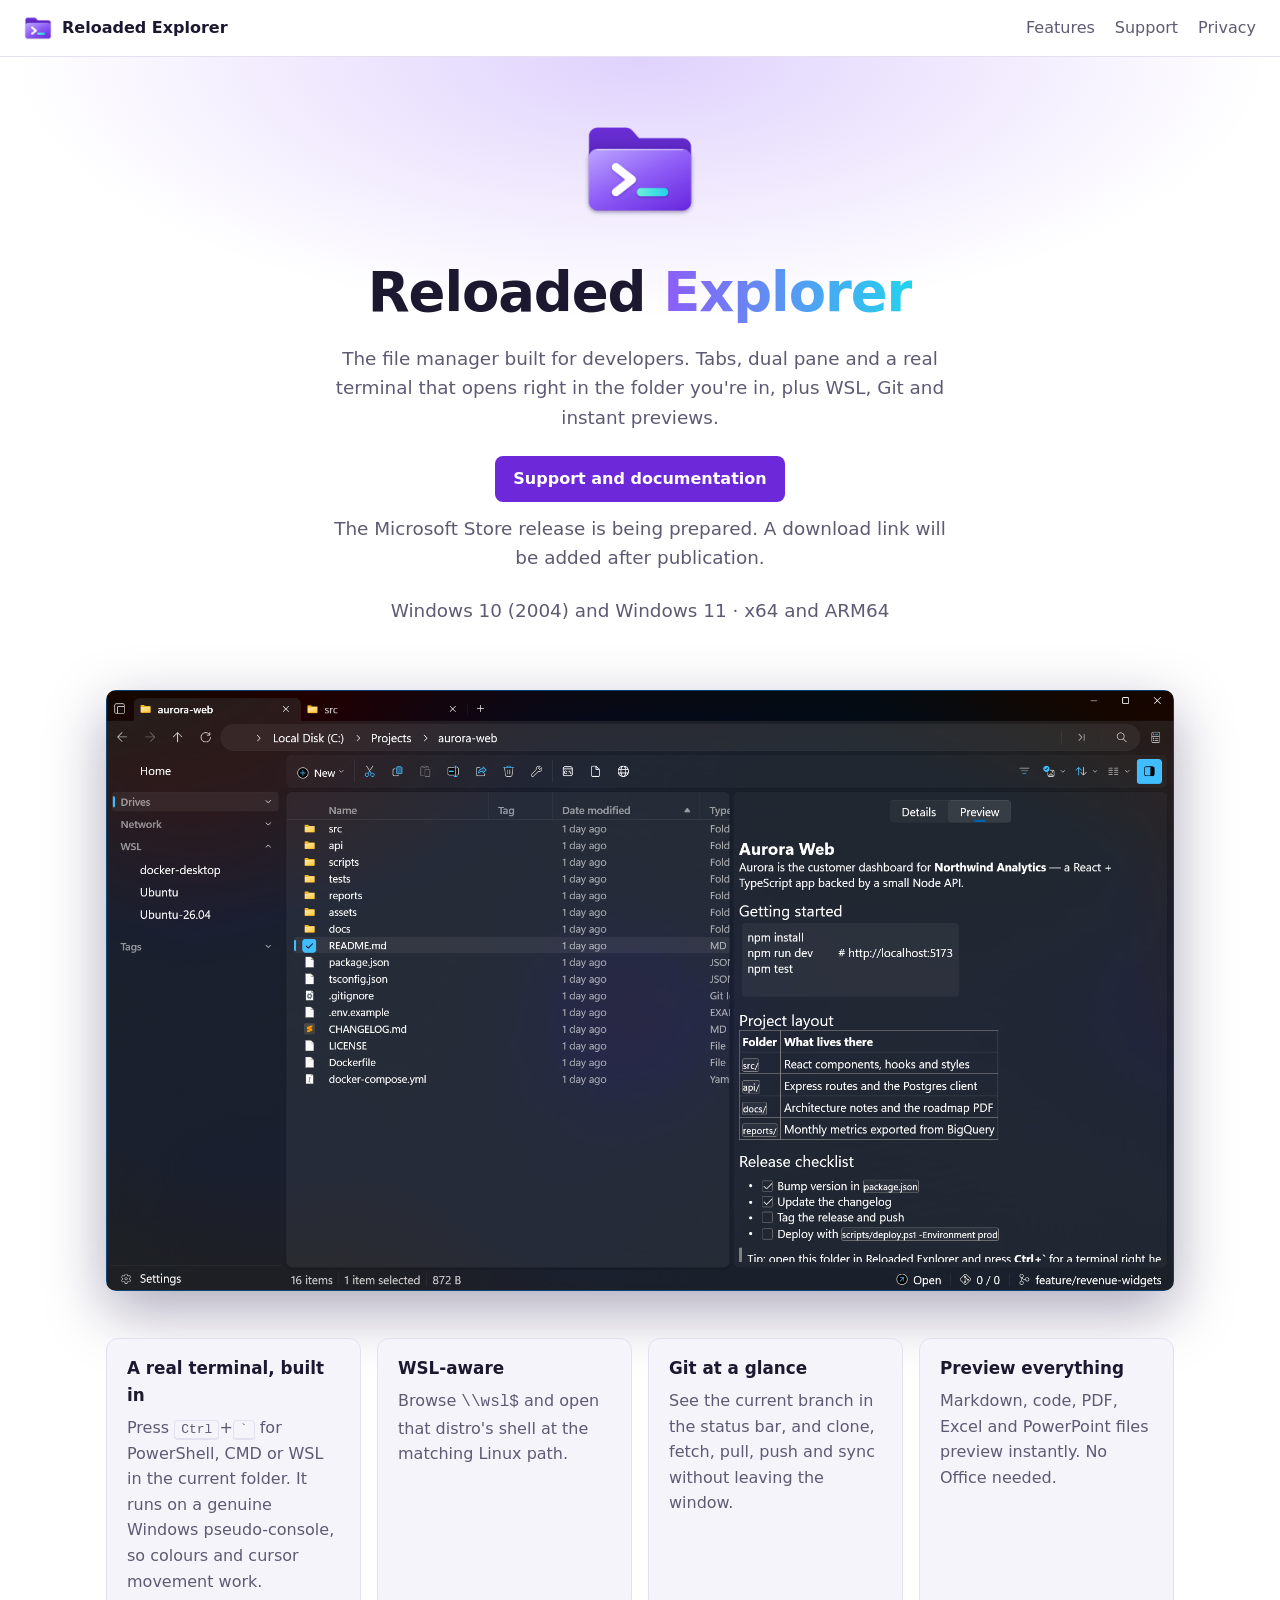
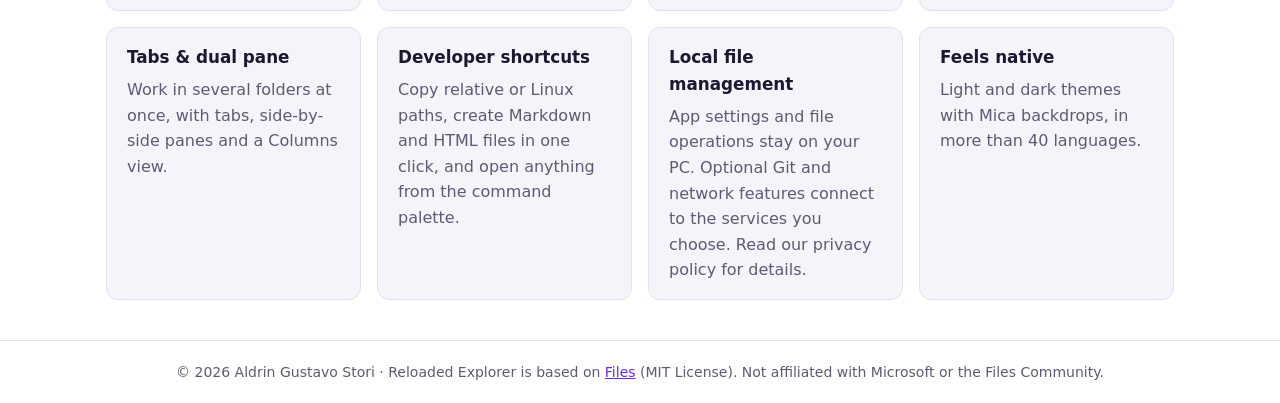
<file: index.html>
<!doctype html>
<html lang="en">
<head>
<meta charset="utf-8">
<meta name="viewport" content="width=device-width, initial-scale=1">
<title>Reloaded Explorer — the file manager built for developers</title>
<meta name="description" content="Tabs, dual pane and a real integrated terminal that opens in the folder you're in, plus WSL, Git and instant previews of Markdown, code, PDF, Excel and PowerPoint. For Windows 10 and 11.">
<meta property="og:title" content="Reloaded Explorer">
<meta property="og:description" content="The file manager built for developers.">
<meta property="og:image" content="assets/og-image.png">
<meta name="twitter:card" content="summary_large_image">
<link rel="icon" href="assets/icon-64.png">
<link rel="stylesheet" href="site.css">
<style>
	.hero { text-align: center; padding: 56px 16px 32px; background: radial-gradient(ellipse 70% 60% at 50% 0%, rgba(142, 92, 247, .28), transparent 70%); }
	.hero img.logo { width: 112px; height: 112px; }
	.hero h1 { font-size: clamp(2rem, 6vw, 3.4rem); margin: 16px 0 8px; letter-spacing: -.02em; }
	.hero h1 span { background: linear-gradient(90deg, #8e5cf7, #22d3ee); -webkit-background-clip: text; background-clip: text; color: transparent; }
	.hero p { color: var(--muted); font-size: 1.15rem; max-width: 640px; margin: 0 auto 24px; }
	.shot { max-width: 1100px; margin: 8px auto 0; padding: 0 16px; }
	.shot img { border-radius: 10px; box-shadow: 0 20px 60px rgba(20, 8, 60, .35); }
	.grid { display: grid; grid-template-columns: repeat(auto-fit, minmax(240px, 1fr)); gap: 16px; max-width: 1100px; margin: 40px auto; padding: 0 16px; }
	.grid .card { margin: 0; }
	.grid h3 { margin: 0 0 6px; font-size: 1.05rem; }
	.grid p { margin: 0; color: var(--muted); }
	.small { font-size: 14px; color: var(--muted); }
</style>
</head>
<body>
<header class="bar"><a class="brand" href="./"><img src="assets/icon-64.png" alt="" width="28" height="28">Reloaded Explorer</a>
<nav><a href="#features">Features</a><a href="support.html">Support</a><a href="privacy.html">Privacy</a></nav></header>

<section class="hero">
	<img class="logo" src="assets/icon-256.png" alt="Reloaded Explorer icon">
	<h1>Reloaded <span>Explorer</span></h1>
	<p>The file manager built for developers. Tabs, dual pane and a real terminal that opens right in the folder you're in, plus WSL, Git and instant previews.</p>
	<a class="btn" href="support.html">Support and documentation</a>
	<p class="small" style="margin-top:12px">The Microsoft Store release is being prepared. A download link will be added after publication.</p>
	<p class="small" style="margin-top:12px">Windows 10 (2004) and Windows 11 · x64 and ARM64</p>
</section>

<figure class="shot"><img src="assets/screenshot-hero.png" alt="Reloaded Explorer showing a project folder with tabs and a Markdown preview" onerror="this.closest('figure').remove()"></figure>

<section id="features" class="grid">
	<div class="card"><h3>A real terminal, built in</h3><p>Press <kbd>Ctrl</kbd>+<kbd>`</kbd> for PowerShell, CMD or WSL in the current folder. It runs on a genuine Windows pseudo-console, so colours and cursor movement work.</p></div>
	<div class="card"><h3>WSL-aware</h3><p>Browse <code>\\wsl$</code> and open that distro's shell at the matching Linux path.</p></div>
	<div class="card"><h3>Git at a glance</h3><p>See the current branch in the status bar, and clone, fetch, pull, push and sync without leaving the window.</p></div>
	<div class="card"><h3>Preview everything</h3><p>Markdown, code, PDF, Excel and PowerPoint files preview instantly. No Office needed.</p></div>
	<div class="card"><h3>Tabs &amp; dual pane</h3><p>Work in several folders at once, with tabs, side-by-side panes and a Columns view.</p></div>
	<div class="card"><h3>Developer shortcuts</h3><p>Copy relative or Linux paths, create Markdown and HTML files in one click, and open anything from the command palette.</p></div>
	<div class="card"><h3>Local file management</h3><p>App settings and file operations stay on your PC. Optional Git and network features connect to the services you choose. Read our privacy policy for details.</p></div>
	<div class="card"><h3>Feels native</h3><p>Light and dark themes with Mica backdrops, in more than 40 languages.</p></div>
</section>

<footer class="foot">© 2026 Aldrin Gustavo Stori · Reloaded Explorer is based on <a href="https://github.com/files-community/Files">Files</a> (MIT License). Not affiliated with Microsoft or the Files Community.</footer>
</body>
</html>
</file>
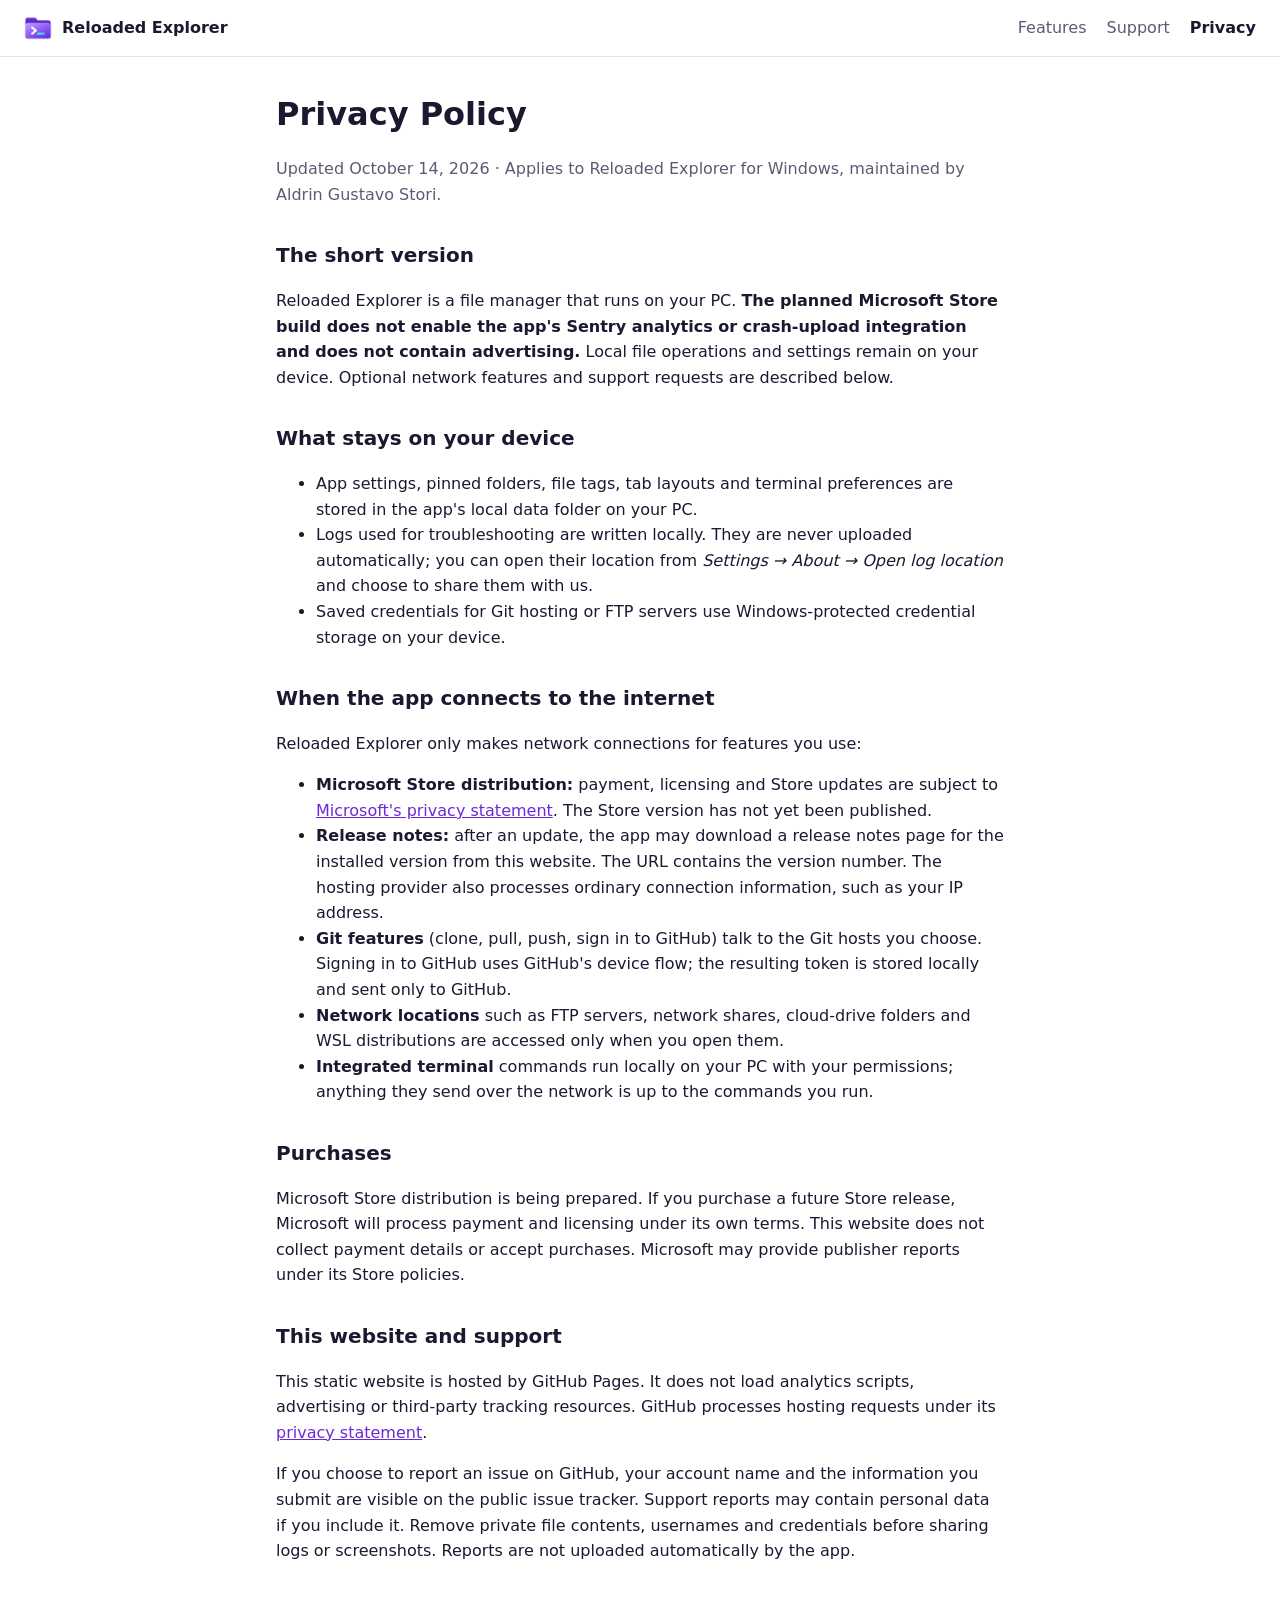
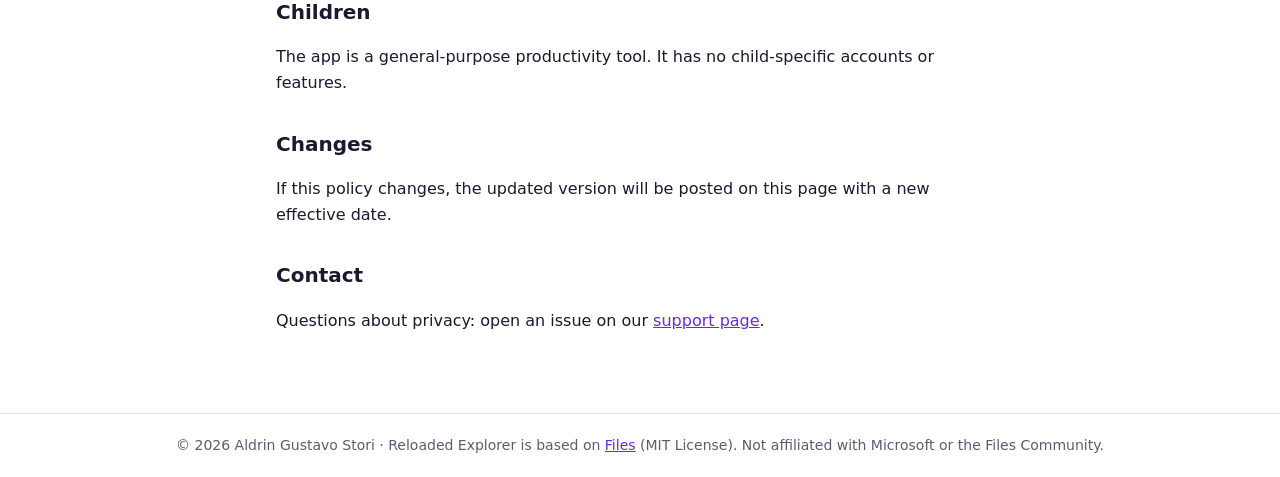
<file: privacy.html>
<!doctype html>
<html lang="en">
<head>
<meta charset="utf-8">
<meta name="viewport" content="width=device-width, initial-scale=1">
<title>Privacy Policy — Reloaded Explorer</title>
<meta name="description" content="How Reloaded Explorer handles local files, optional network features and support requests.">
<link rel="icon" href="assets/icon-64.png">
<link rel="stylesheet" href="site.css">
</head>
<body>
<header class="bar"><a class="brand" href="./"><img src="assets/icon-64.png" alt="" width="28" height="28">Reloaded Explorer</a>
<nav><a href="./#features">Features</a><a href="support.html">Support</a><a href="privacy.html" aria-current="page">Privacy</a></nav></header>

<main class="doc">
<h1>Privacy Policy</h1>
<p class="muted">Updated October 14, 2026 · Applies to Reloaded Explorer for Windows, maintained by Aldrin Gustavo Stori.</p>

<h2>The short version</h2>
<p>Reloaded Explorer is a file manager that runs on your PC. <strong>The planned Microsoft Store build does not enable the app's Sentry analytics or crash-upload integration and does not contain advertising.</strong> Local file operations and settings remain on your device. Optional network features and support requests are described below.</p>

<h2>What stays on your device</h2>
<ul>
<li>App settings, pinned folders, file tags, tab layouts and terminal preferences are stored in the app's local data folder on your PC.</li>
<li>Logs used for troubleshooting are written locally. They are never uploaded automatically; you can open their location from <em>Settings → About → Open log location</em> and choose to share them with us.</li>
<li>Saved credentials for Git hosting or FTP servers use Windows-protected credential storage on your device.</li>
</ul>

<h2>When the app connects to the internet</h2>
<p>Reloaded Explorer only makes network connections for features you use:</p>
<ul>
<li><strong>Microsoft Store distribution:</strong> payment, licensing and Store updates are subject to <a href="https://privacy.microsoft.com/privacystatement">Microsoft's privacy statement</a>. The Store version has not yet been published.</li>
<li><strong>Release notes:</strong> after an update, the app may download a release notes page for the installed version from this website. The URL contains the version number. The hosting provider also processes ordinary connection information, such as your IP address.</li>
<li><strong>Git features</strong> (clone, pull, push, sign in to GitHub) talk to the Git hosts you choose. Signing in to GitHub uses GitHub's device flow; the resulting token is stored locally and sent only to GitHub.</li>
<li><strong>Network locations</strong> such as FTP servers, network shares, cloud-drive folders and WSL distributions are accessed only when you open them.</li>
<li><strong>Integrated terminal</strong> commands run locally on your PC with your permissions; anything they send over the network is up to the commands you run.</li>
</ul>

<h2>Purchases</h2>
<p>Microsoft Store distribution is being prepared. If you purchase a future Store release, Microsoft will process payment and licensing under its own terms. This website does not collect payment details or accept purchases. Microsoft may provide publisher reports under its Store policies.</p>

<h2>This website and support</h2>
<p>This static website is hosted by GitHub Pages. It does not load analytics scripts, advertising or third-party tracking resources. GitHub processes hosting requests under its <a href="https://docs.github.com/en/site-policy/privacy-policies/github-general-privacy-statement">privacy statement</a>.</p>
<p>If you choose to report an issue on GitHub, your account name and the information you submit are visible on the public issue tracker. Support reports may contain personal data if you include it. Remove private file contents, usernames and credentials before sharing logs or screenshots. Reports are not uploaded automatically by the app.</p>

<h2>Children</h2>
<p>The app is a general-purpose productivity tool. It has no child-specific accounts or features.</p>

<h2>Changes</h2>
<p>If this policy changes, the updated version will be posted on this page with a new effective date.</p>

<h2>Contact</h2>
<p>Questions about privacy: open an issue on our <a href="support.html">support page</a>.</p>
</main>

<footer class="foot">© 2026 Aldrin Gustavo Stori · Reloaded Explorer is based on <a href="https://github.com/files-community/Files">Files</a> (MIT License). Not affiliated with Microsoft or the Files Community.</footer>
</body>
</html>
</file>
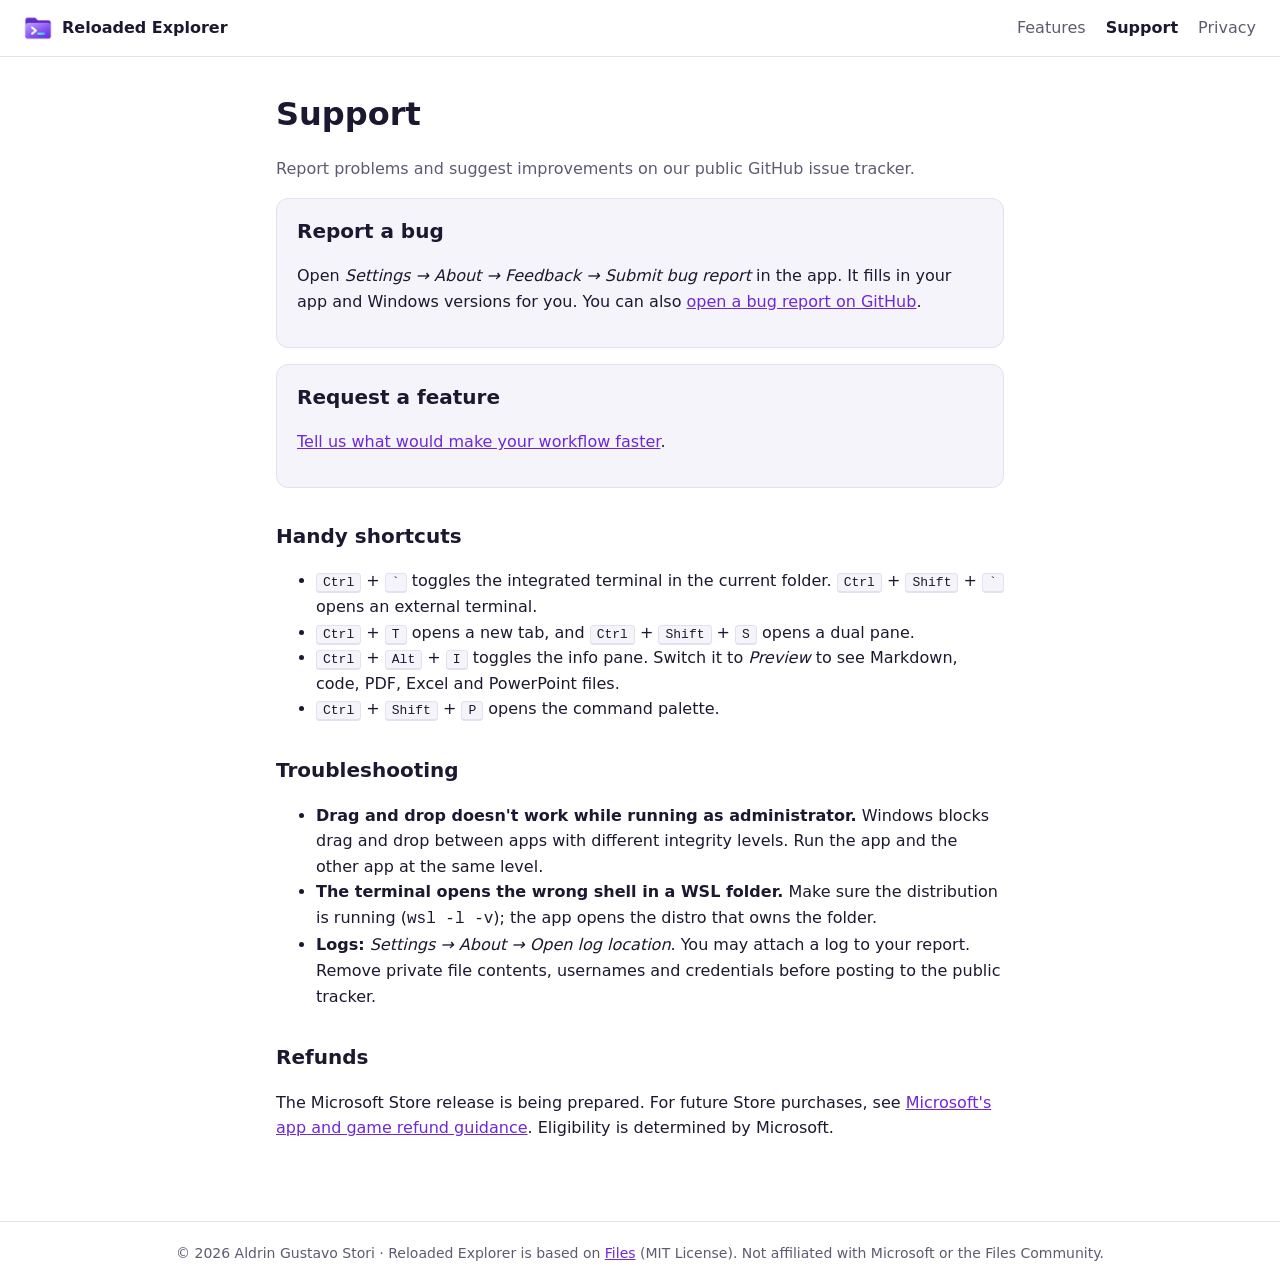
<file: support.html>
<!doctype html>
<html lang="en">
<head>
<meta charset="utf-8">
<meta name="viewport" content="width=device-width, initial-scale=1">
<title>Support — Reloaded Explorer</title>
<meta name="description" content="Get help with Reloaded Explorer: report bugs, request features and find keyboard shortcuts.">
<link rel="icon" href="assets/icon-64.png">
<link rel="stylesheet" href="site.css">
</head>
<body>
<header class="bar"><a class="brand" href="./"><img src="assets/icon-64.png" alt="" width="28" height="28">Reloaded Explorer</a>
<nav><a href="./#features">Features</a><a href="support.html" aria-current="page">Support</a><a href="privacy.html">Privacy</a></nav></header>

<main class="doc">
<h1>Support</h1>
<p class="muted">Report problems and suggest improvements on our public GitHub issue tracker.</p>

<div class="card">
<h2 style="margin-top:0">Report a bug</h2>
<p>Open <em>Settings → About → Feedback → Submit bug report</em> in the app. It fills in your app and Windows versions for you. You can also <a href="https://github.com/Reloaded-Technology/reloaded-explorer/issues/new?labels=bug&amp;template=bug_report.yml">open a bug report on GitHub</a>.</p>
</div>

<div class="card">
<h2 style="margin-top:0">Request a feature</h2>
<p><a href="https://github.com/Reloaded-Technology/reloaded-explorer/issues/new?labels=feature+request&amp;template=feature_request.yml">Tell us what would make your workflow faster</a>.</p>
</div>

<h2>Handy shortcuts</h2>
<ul>
<li><kbd>Ctrl</kbd> + <kbd>`</kbd> toggles the integrated terminal in the current folder. <kbd>Ctrl</kbd> + <kbd>Shift</kbd> + <kbd>`</kbd> opens an external terminal.</li>
<li><kbd>Ctrl</kbd> + <kbd>T</kbd> opens a new tab, and <kbd>Ctrl</kbd> + <kbd>Shift</kbd> + <kbd>S</kbd> opens a dual pane.</li>
<li><kbd>Ctrl</kbd> + <kbd>Alt</kbd> + <kbd>I</kbd> toggles the info pane. Switch it to <em>Preview</em> to see Markdown, code, PDF, Excel and PowerPoint files.</li>
<li><kbd>Ctrl</kbd> + <kbd>Shift</kbd> + <kbd>P</kbd> opens the command palette.</li>
</ul>

<h2>Troubleshooting</h2>
<ul>
<li><strong>Drag and drop doesn't work while running as administrator.</strong> Windows blocks drag and drop between apps with different integrity levels. Run the app and the other app at the same level.</li>
<li><strong>The terminal opens the wrong shell in a WSL folder.</strong> Make sure the distribution is running (<code>wsl -l -v</code>); the app opens the distro that owns the folder.</li>
<li><strong>Logs:</strong> <em>Settings → About → Open log location</em>. You may attach a log to your report. Remove private file contents, usernames and credentials before posting to the public tracker.</li>
</ul>

<h2>Refunds</h2>
<p>The Microsoft Store release is being prepared. For future Store purchases, see <a href="https://support.microsoft.com/en-us/accounts-billing/subscriptions/get-a-refund-for-apps-and-games-purchased-from-microsoft-store">Microsoft's app and game refund guidance</a>. Eligibility is determined by Microsoft.</p>
</main>

<footer class="foot">© 2026 Aldrin Gustavo Stori · Reloaded Explorer is based on <a href="https://github.com/files-community/Files">Files</a> (MIT License). Not affiliated with Microsoft or the Files Community.</footer>
</body>
</html>
</file>
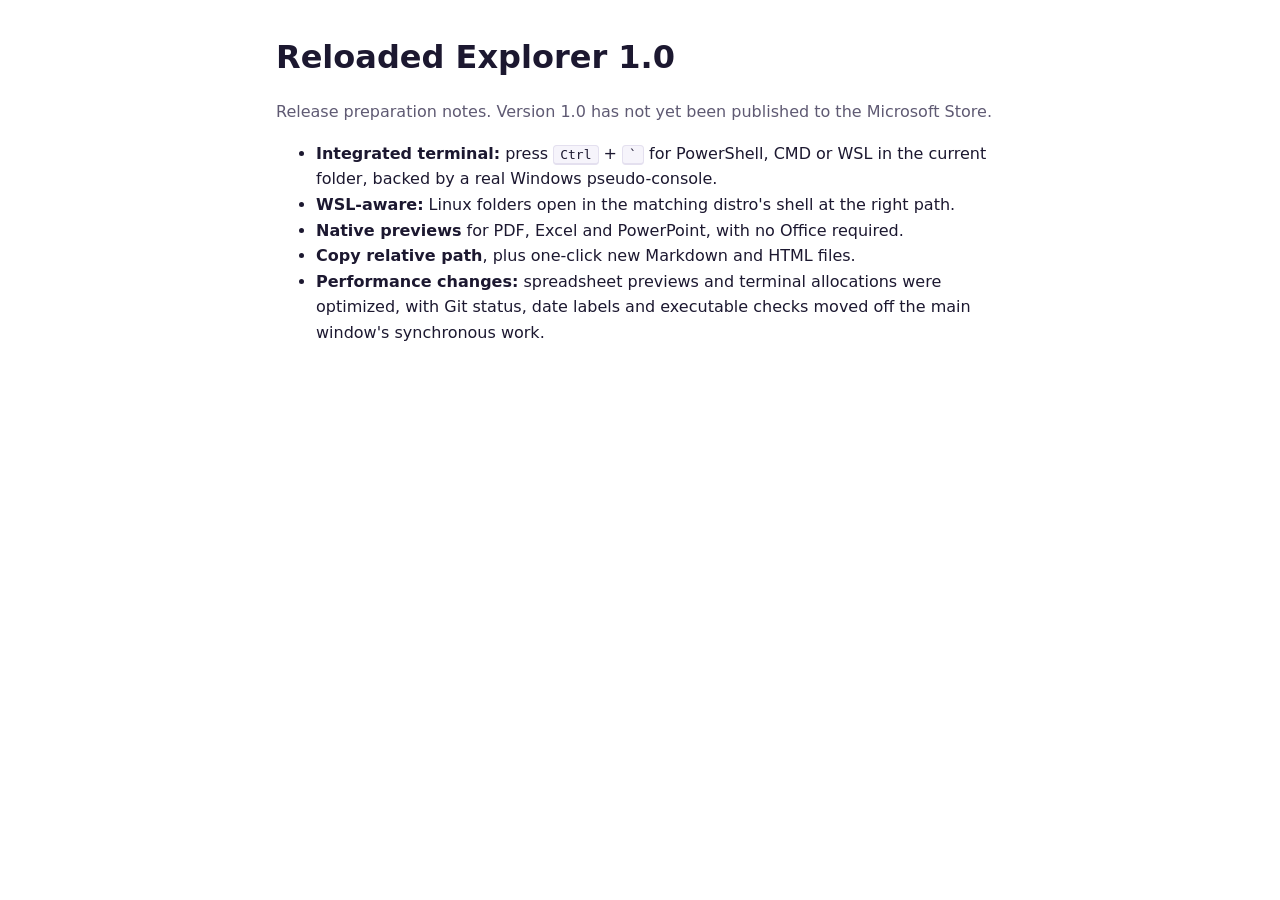
<file: releases/v1-0-0.html>
<!doctype html>
<html lang="en">
<head>
<meta charset="utf-8">
<meta name="viewport" content="width=device-width, initial-scale=1">
<title>What's new in Reloaded Explorer 1.0</title>
<link rel="stylesheet" href="../site.css">
</head>
<body>
<!-- Shown inside the app after an update (Constants.ExternalUrl.ReleaseNotesUrl → releases/v{major}-{minor}-{build}.html) -->
<main class="doc">
<h1>Reloaded Explorer 1.0</h1>
<p class="muted">Release preparation notes. Version 1.0 has not yet been published to the Microsoft Store.</p>
<ul>
<li><strong>Integrated terminal:</strong> press <kbd>Ctrl</kbd> + <kbd>`</kbd> for PowerShell, CMD or WSL in the current folder, backed by a real Windows pseudo-console.</li>
<li><strong>WSL-aware:</strong> Linux folders open in the matching distro's shell at the right path.</li>
<li><strong>Native previews</strong> for PDF, Excel and PowerPoint, with no Office required.</li>
<li><strong>Copy relative path</strong>, plus one-click new Markdown and HTML files.</li>
<li><strong>Performance changes:</strong> spreadsheet previews and terminal allocations were optimized, with Git status, date labels and executable checks moved off the main window's synchronous work.</li>
</ul>
</main>
</body>
</html>
</file>
<file: site.css>
:root {
	--bg: #ffffff;
	--surface: #f6f4fb;
	--text: #1c1830;
	--muted: #5f5a73;
	--accent: #6d28d9;
	--accent-2: #22d3ee;
	--border: #e4e0ef;
	color-scheme: light dark;
}
@media (prefers-color-scheme: dark) {
	:root { --bg: #0e0c18; --surface: #17142a; --text: #ece9f7; --muted: #a39cbd; --accent: #a78bfa; --border: #2a2542; }
}
* { box-sizing: border-box; }
html { -webkit-text-size-adjust: 100%; }
body { margin: 0; background: var(--bg); color: var(--text); font: 16px/1.6 "Segoe UI Variable Text", "Segoe UI", system-ui, sans-serif; }
a { color: var(--accent); }
img { max-width: 100%; height: auto; }
.bar { display: flex; align-items: center; justify-content: space-between; gap: 16px; padding: 14px 24px; border-bottom: 1px solid var(--border); flex-wrap: wrap; }
.brand { display: flex; align-items: center; gap: 10px; font-weight: 600; color: var(--text); text-decoration: none; }
.bar nav { display: flex; gap: 20px; }
.bar nav a { color: var(--muted); text-decoration: none; }
.bar nav a[aria-current] { color: var(--text); font-weight: 600; }
.doc { max-width: 760px; margin: 0 auto; padding: 32px 16px 64px; }
.doc h1 { font-size: 2rem; margin: 0 0 4px; }
.doc h2 { margin-top: 2rem; font-size: 1.25rem; }
.muted { color: var(--muted); }
.card { background: var(--surface); border: 1px solid var(--border); border-radius: 12px; padding: 16px 20px; margin: 16px 0; }
.foot { border-top: 1px solid var(--border); padding: 20px 16px; text-align: center; color: var(--muted); font-size: 14px; }
.btn { display: inline-flex; align-items: center; gap: 8px; background: var(--accent); color: #fff; padding: 10px 18px; border-radius: 8px; text-decoration: none; font-weight: 600; }
kbd { font: 13px Consolas, monospace; background: var(--surface); border: 1px solid var(--border); border-bottom-width: 2px; border-radius: 4px; padding: 1px 6px; }
</file>
